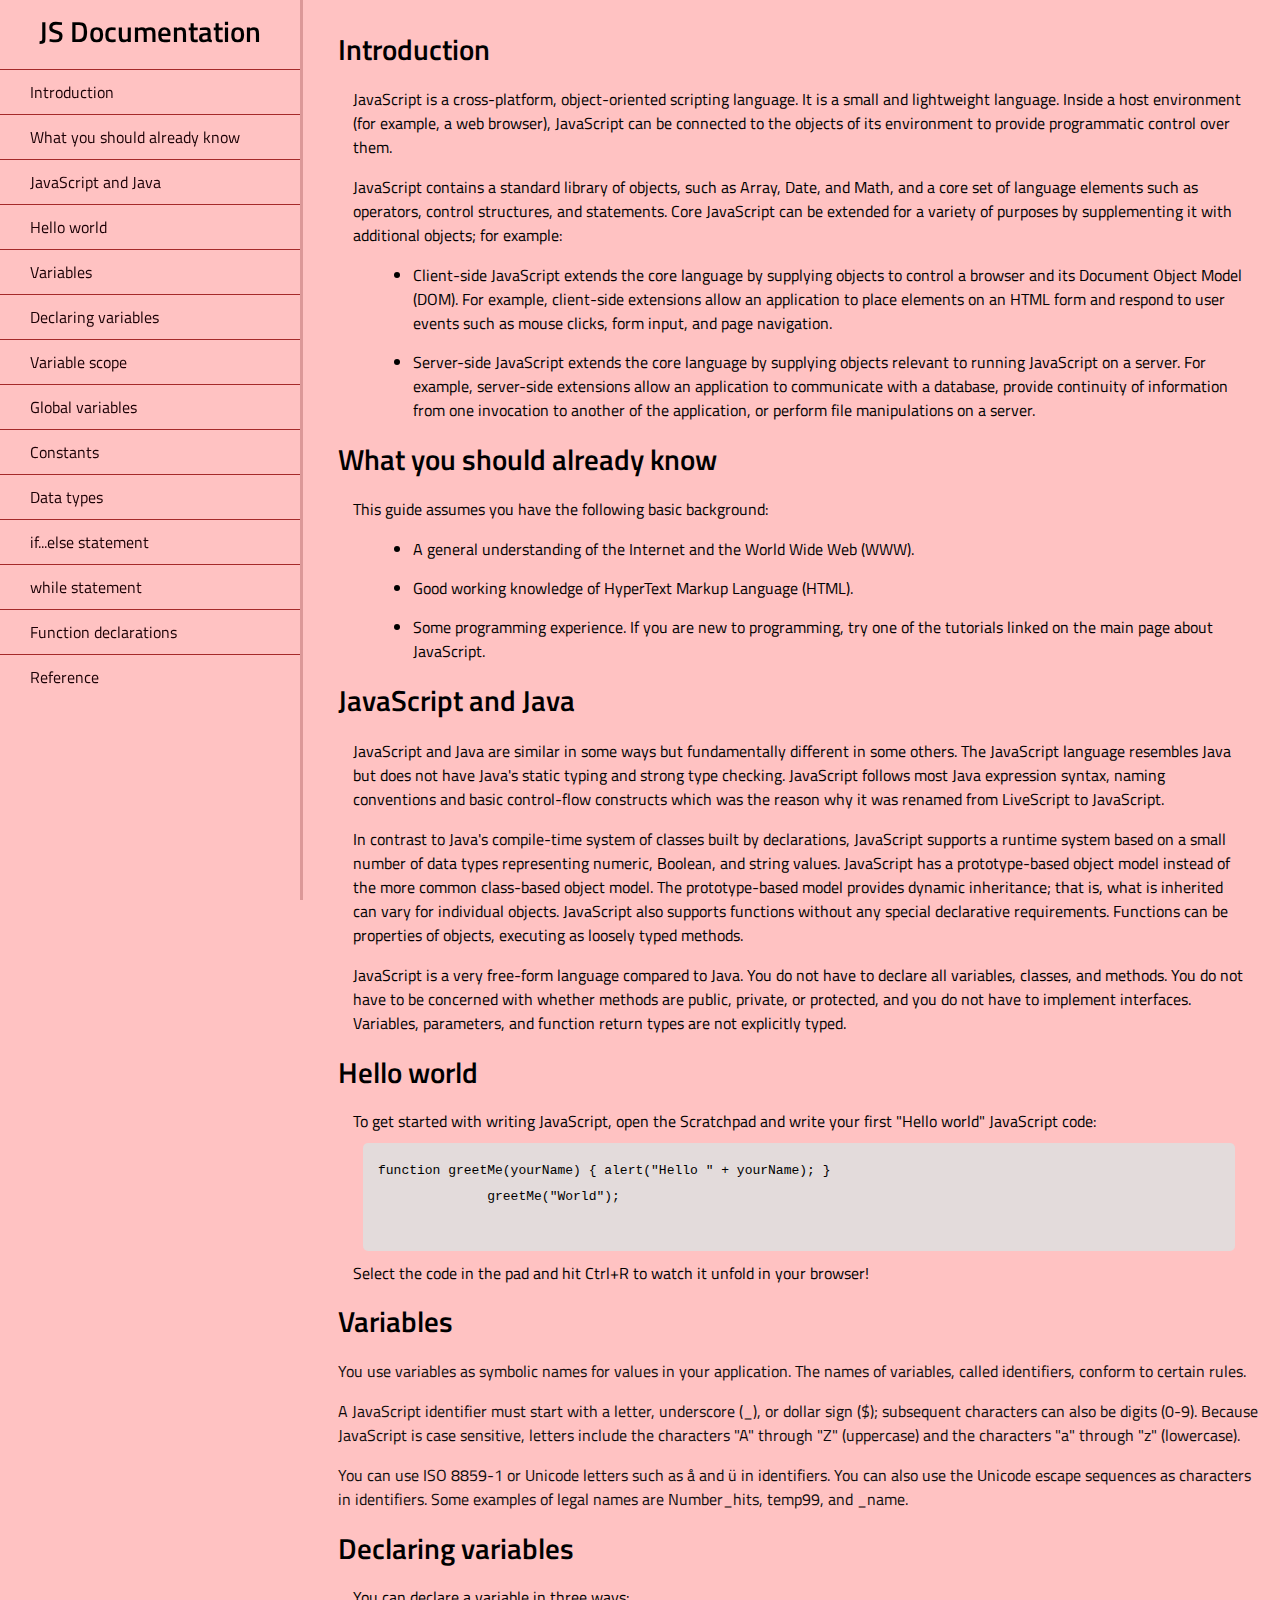
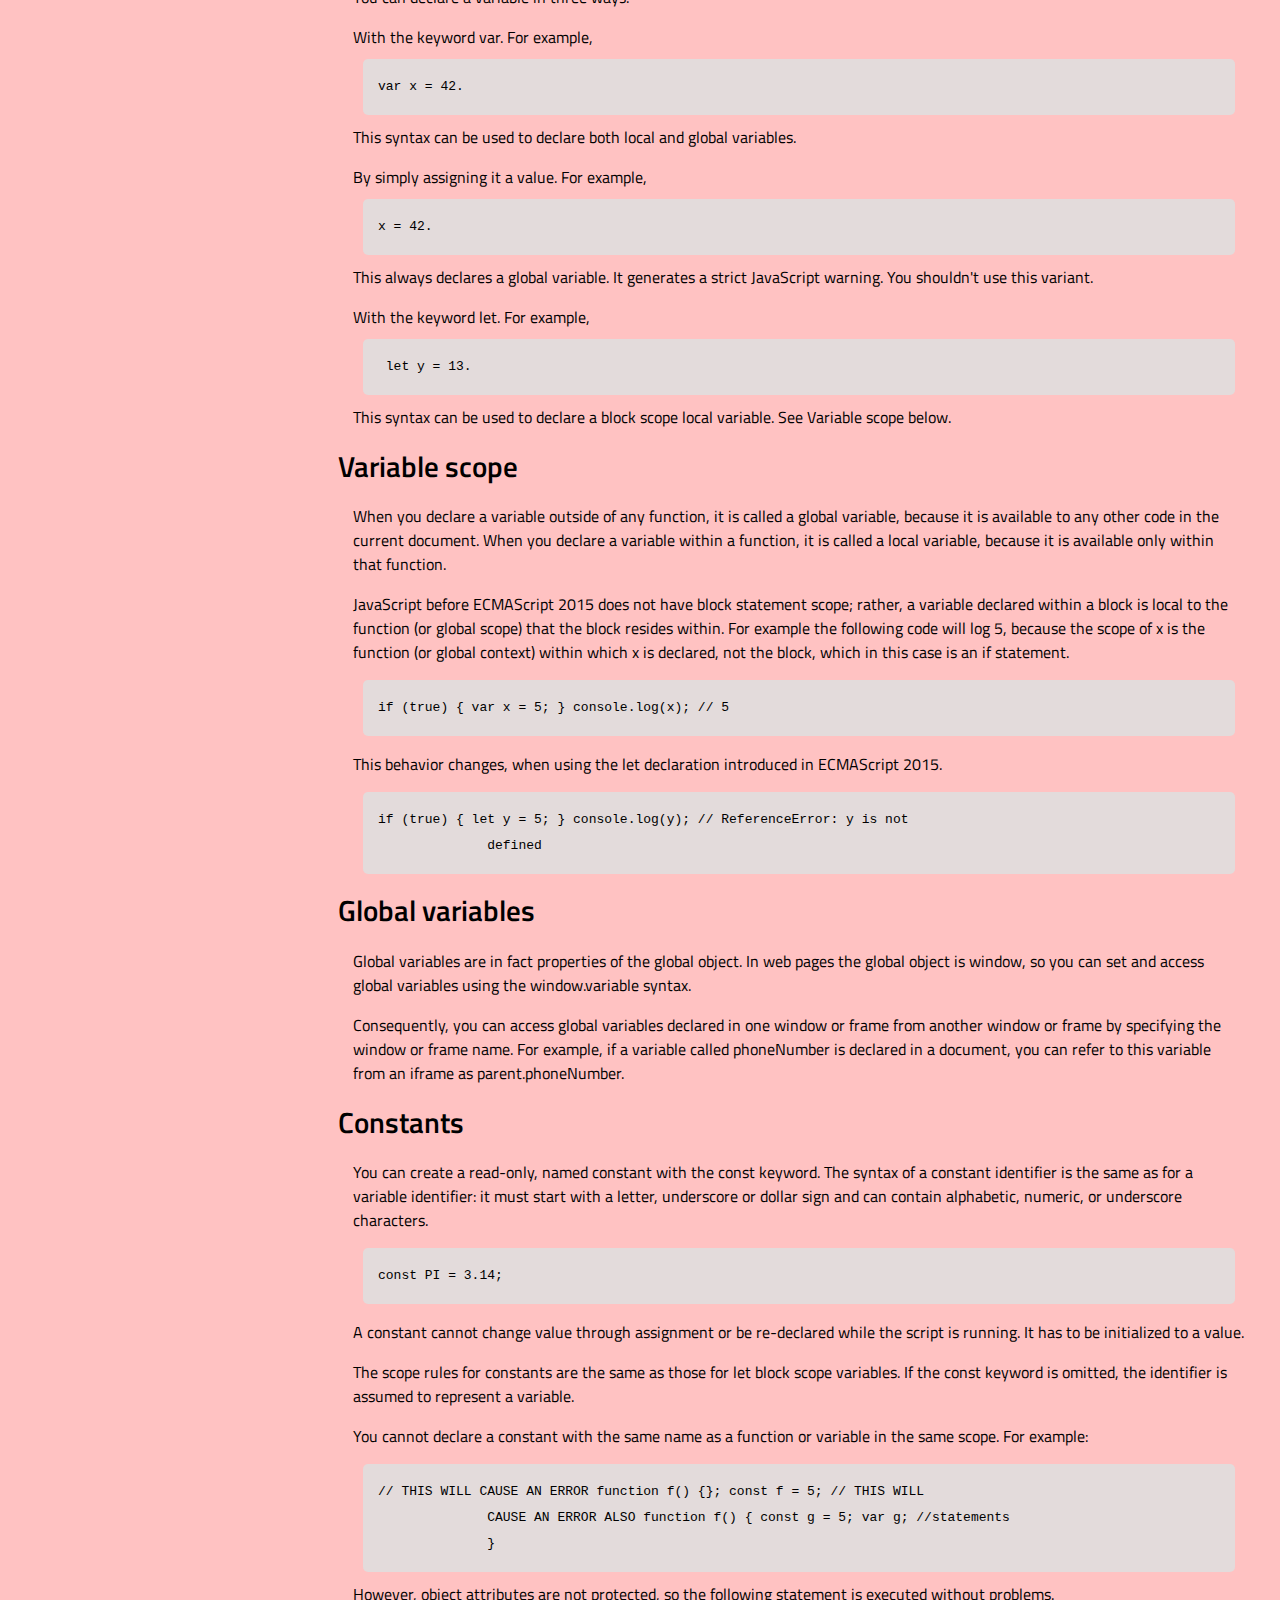
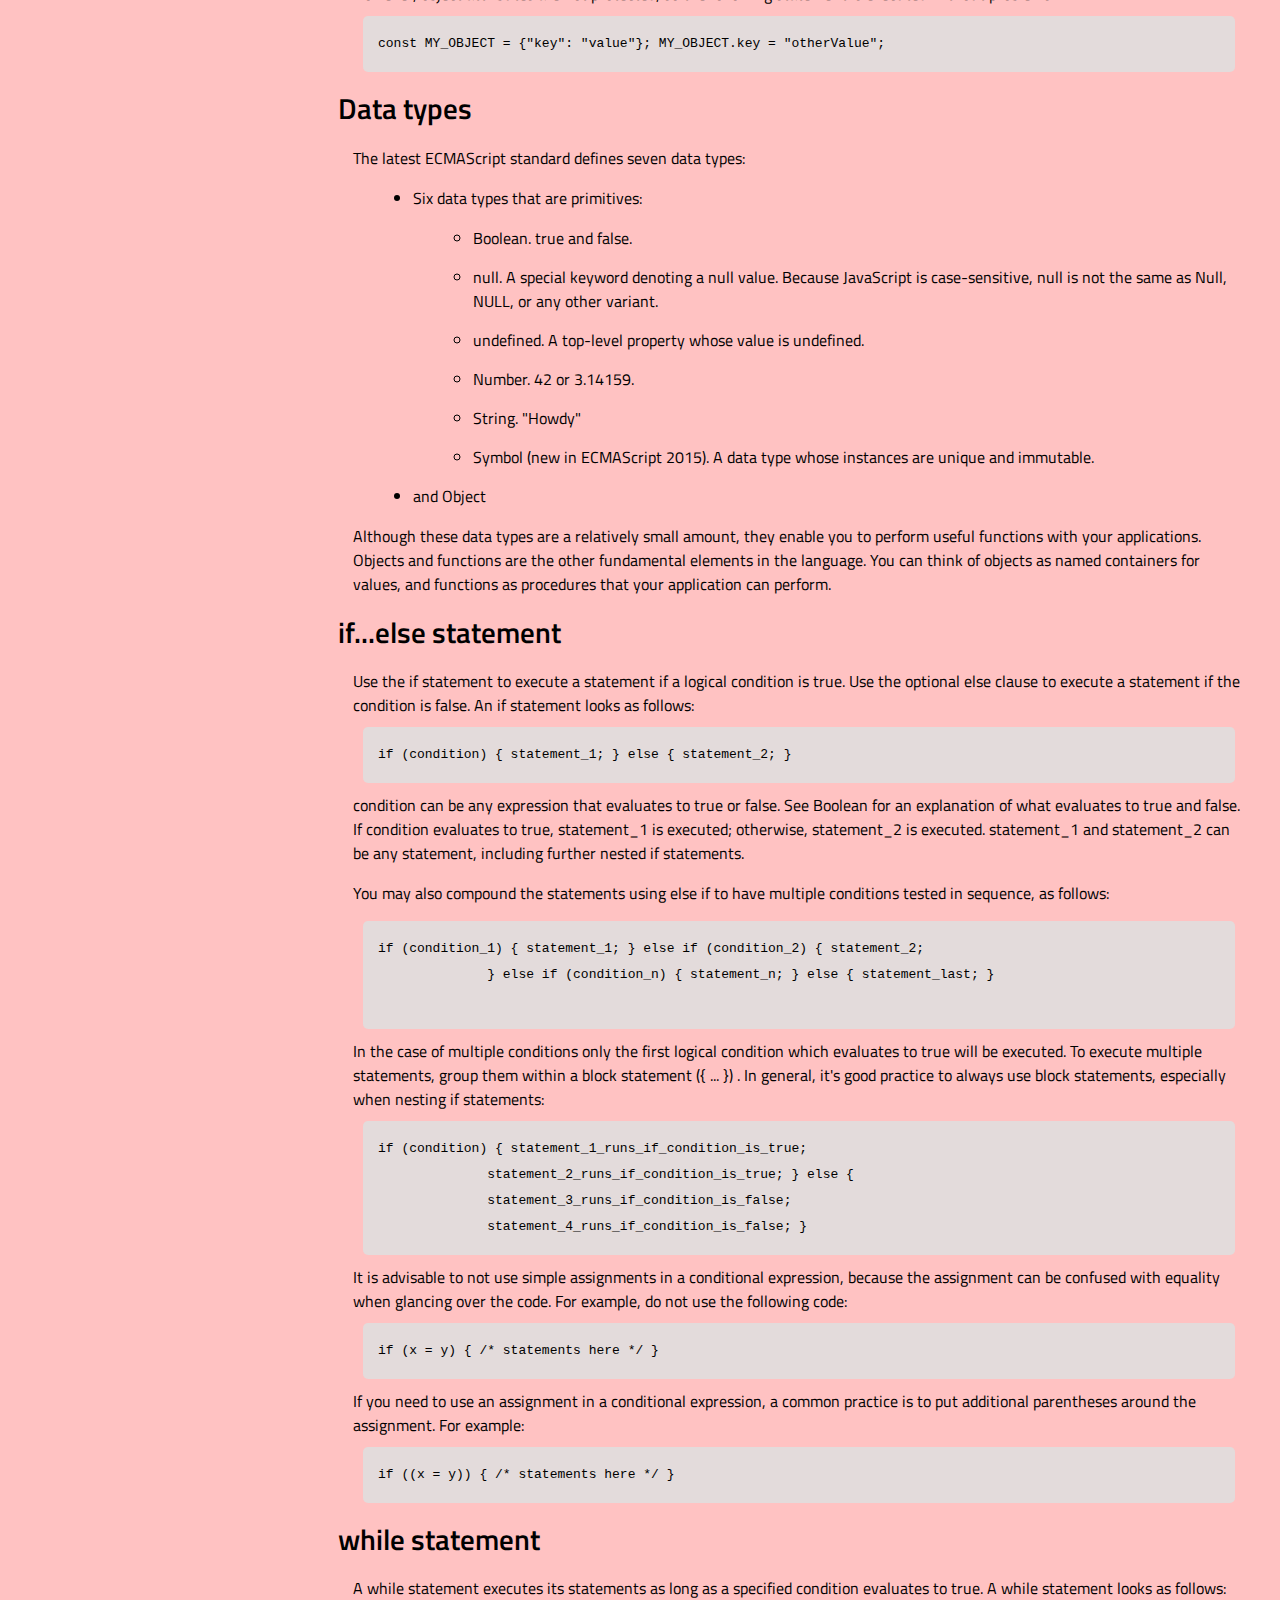
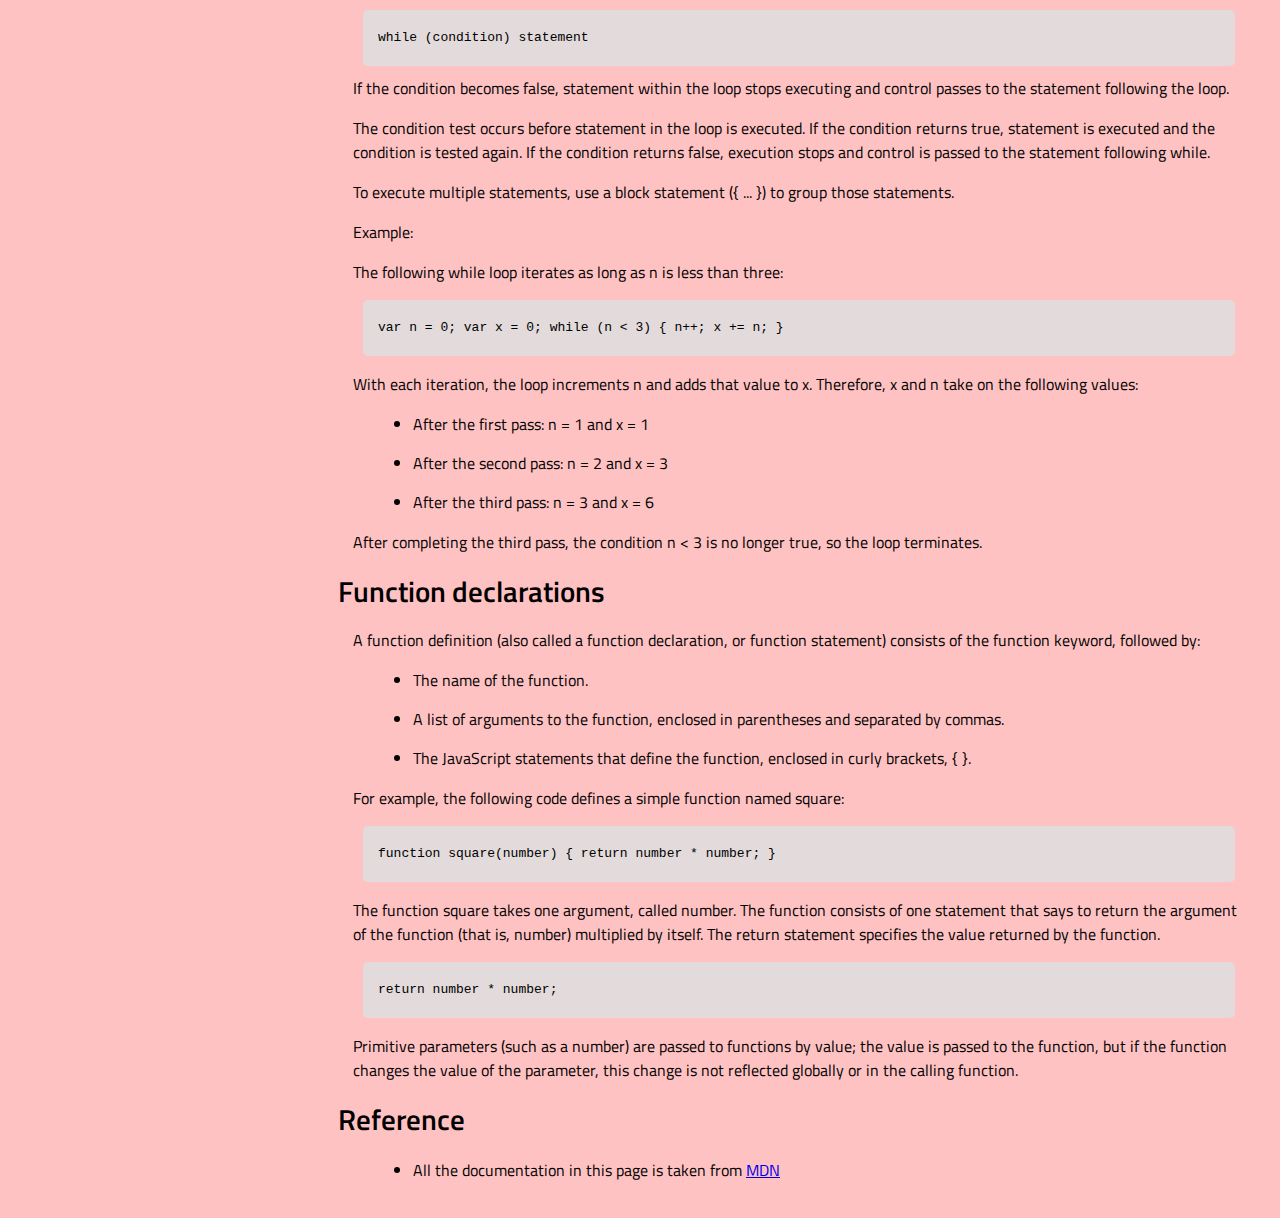
<file: Documentation Page/index.html>
<!DOCTYPE html>
<html lang="en">
<head>
    <meta charset="UTF-8">
    <meta name="viewport" content="width=device-width, initial-scale=1.0">
    <title>Javascript Documents</title>
    <link rel="stylesheet" href="style.css">
    <link href="https://fonts.googleapis.com/css2?family=Titillium+Web:wght@300&display=swap" rel="stylesheet"> 
</head>
<body>
    <nav id="navbar">
        <header>JS Documentation</header>
        <ul>
          <li><a class="nav-link" href="#Introduction">Introduction</a></li>
          <li>
            <a class="nav-link" href="#What_you_should_already_know"
              >What you should already know</a
            >
          </li>
          <li>
            <a class="nav-link" href="#JavaScript_and_Java">JavaScript and Java</a>
          </li>
          <li><a class="nav-link" href="#Hello_world">Hello world</a></li>
          <li><a class="nav-link" href="#Variables">Variables</a></li>
          <li>
            <a class="nav-link" href="#Declaring_variables">Declaring variables</a>
          </li>
          <li><a class="nav-link" href="#Variable_scope">Variable scope</a></li>
          <li><a class="nav-link" href="#Global_variables">Global variables</a></li>
          <li><a class="nav-link" href="#Constants">Constants</a></li>
          <li><a class="nav-link" href="#Data_types">Data types</a></li>
          <li>
            <a class="nav-link" href="#if...else_statement">if...else statement</a>
          </li>
          <li><a class="nav-link" href="#while_statement">while statement</a></li>
          <li>
            <a class="nav-link" href="#Function_declarations"
              >Function declarations</a
            >
          </li>
          <li><a class="nav-link" href="#Reference">Reference</a></li>
        </ul>
      </nav>
      <main id="main-doc">
        <section class="main-section" id="Introduction">
          <header>Introduction</header>
          <article>
            <p>
              JavaScript is a cross-platform, object-oriented scripting language. It
              is a small and lightweight language. Inside a host environment (for
              example, a web browser), JavaScript can be connected to the objects of
              its environment to provide programmatic control over them.
            </p>
      
            <p>
              JavaScript contains a standard library of objects, such as Array, Date,
              and Math, and a core set of language elements such as operators, control
              structures, and statements. Core JavaScript can be extended for a
              variety of purposes by supplementing it with additional objects; for
              example:
            </p>
            <ul>
              <li>
                Client-side JavaScript extends the core language by supplying objects
                to control a browser and its Document Object Model (DOM). For example,
                client-side extensions allow an application to place elements on an
                HTML form and respond to user events such as mouse clicks, form input,
                and page navigation.
              </li>
              <li>
                Server-side JavaScript extends the core language by supplying objects
                relevant to running JavaScript on a server. For example, server-side
                extensions allow an application to communicate with a database,
                provide continuity of information from one invocation to another of
                the application, or perform file manipulations on a server.
              </li>
            </ul>
          </article>
        </section>
        <section class="main-section" id="What_you_should_already_know">
          <header>What you should already know</header>
          <article>
            <p>This guide assumes you have the following basic background:</p>
      
            <ul>
              <li>
                A general understanding of the Internet and the World Wide Web (WWW).
              </li>
              <li>Good working knowledge of HyperText Markup Language (HTML).</li>
              <li>
                Some programming experience. If you are new to programming, try one of
                the tutorials linked on the main page about JavaScript.
              </li>
            </ul>
          </article>
        </section>
        <section class="main-section" id="JavaScript_and_Java">
          <header>JavaScript and Java</header>
          <article>
            <p>
              JavaScript and Java are similar in some ways but fundamentally different
              in some others. The JavaScript language resembles Java but does not have
              Java's static typing and strong type checking. JavaScript follows most
              Java expression syntax, naming conventions and basic control-flow
              constructs which was the reason why it was renamed from LiveScript to
              JavaScript.
            </p>
      
            <p>
              In contrast to Java's compile-time system of classes built by
              declarations, JavaScript supports a runtime system based on a small
              number of data types representing numeric, Boolean, and string values.
              JavaScript has a prototype-based object model instead of the more common
              class-based object model. The prototype-based model provides dynamic
              inheritance; that is, what is inherited can vary for individual objects.
              JavaScript also supports functions without any special declarative
              requirements. Functions can be properties of objects, executing as
              loosely typed methods.
            </p>
            <p>
              JavaScript is a very free-form language compared to Java. You do not
              have to declare all variables, classes, and methods. You do not have to
              be concerned with whether methods are public, private, or protected, and
              you do not have to implement interfaces. Variables, parameters, and
              function return types are not explicitly typed.
            </p>
          </article>
        </section>
        <section class="main-section" id="Hello_world">
          <header>Hello world</header>
          <article>
            To get started with writing JavaScript, open the Scratchpad and write your
            first "Hello world" JavaScript code:
            <code
              >function greetMe(yourName) { alert("Hello " + yourName); }
              greetMe("World");
            </code>
      
            Select the code in the pad and hit Ctrl+R to watch it unfold in your
            browser!
          </article>
        </section>
        <section class="main-section" id="Variables">
          <header>Variables</header>
          <p>
            You use variables as symbolic names for values in your application. The
            names of variables, called identifiers, conform to certain rules.
          </p>
          <p>
            A JavaScript identifier must start with a letter, underscore (_), or
            dollar sign ($); subsequent characters can also be digits (0-9). Because
            JavaScript is case sensitive, letters include the characters "A" through
            "Z" (uppercase) and the characters "a" through "z" (lowercase).
          </p>
          <p>
            You can use ISO 8859-1 or Unicode letters such as å and ü in identifiers.
            You can also use the Unicode escape sequences as characters in
            identifiers. Some examples of legal names are Number_hits, temp99, and
            _name.
          </p>
        </section>
        <section class="main-section" id="Declaring_variables">
          <header>Declaring variables</header>
          <article>
            You can declare a variable in three ways:
            <p>
              With the keyword var. For example, <code>var x = 42.</code> This syntax
              can be used to declare both local and global variables.
            </p>
            <p>
              By simply assigning it a value. For example, <code>x = 42.</code> This
              always declares a global variable. It generates a strict JavaScript
              warning. You shouldn't use this variant.
            </p>
            <p>
              With the keyword let. For example,<code> let y = 13.</code> This syntax
              can be used to declare a block scope local variable. See Variable scope
              below.
            </p>
          </article>
        </section>
        <section class="main-section" id="Variable_scope">
          <header>Variable scope</header>
          <article>
            <p>
              When you declare a variable outside of any function, it is called a
              global variable, because it is available to any other code in the
              current document. When you declare a variable within a function, it is
              called a local variable, because it is available only within that
              function.
            </p>
      
            <p>
              JavaScript before ECMAScript 2015 does not have block statement scope;
              rather, a variable declared within a block is local to the function (or
              global scope) that the block resides within. For example the following
              code will log 5, because the scope of x is the function (or global
              context) within which x is declared, not the block, which in this case
              is an if statement.
            </p>
            <code>if (true) { var x = 5; } console.log(x); // 5</code>
            <p>
              This behavior changes, when using the let declaration introduced in
              ECMAScript 2015.
            </p>
      
            <code
              >if (true) { let y = 5; } console.log(y); // ReferenceError: y is not
              defined</code
            >
          </article>
        </section>
        <section class="main-section" id="Global_variables">
          <header>Global variables</header>
          <article>
            <p>
              Global variables are in fact properties of the global object. In web
              pages the global object is window, so you can set and access global
              variables using the window.variable syntax.
            </p>
      
            <p>
              Consequently, you can access global variables declared in one window or
              frame from another window or frame by specifying the window or frame
              name. For example, if a variable called phoneNumber is declared in a
              document, you can refer to this variable from an iframe as
              parent.phoneNumber.
            </p>
          </article>
        </section>
        <section class="main-section" id="Constants">
          <header>Constants</header>
          <article>
            <p>
              You can create a read-only, named constant with the const keyword. The
              syntax of a constant identifier is the same as for a variable
              identifier: it must start with a letter, underscore or dollar sign and
              can contain alphabetic, numeric, or underscore characters.
            </p>
      
            <code>const PI = 3.14;</code>
            <p>
              A constant cannot change value through assignment or be re-declared
              while the script is running. It has to be initialized to a value.
            </p>
      
            <p>
              The scope rules for constants are the same as those for let block scope
              variables. If the const keyword is omitted, the identifier is assumed to
              represent a variable.
            </p>
      
            <p>
              You cannot declare a constant with the same name as a function or
              variable in the same scope. For example:
            </p>
      
            <code
              >// THIS WILL CAUSE AN ERROR function f() {}; const f = 5; // THIS WILL
              CAUSE AN ERROR ALSO function f() { const g = 5; var g; //statements
              }</code
            >
            However, object attributes are not protected, so the following statement
            is executed without problems.
            <code
              >const MY_OBJECT = {"key": "value"}; MY_OBJECT.key = "otherValue";</code
            >
          </article>
        </section>
        <section class="main-section" id="Data_types">
          <header>Data types</header>
          <article>
            <p>The latest ECMAScript standard defines seven data types:</p>
            <ul>
              <li>
                <p>Six data types that are primitives:</p>
                <ul>
                  <li>Boolean. true and false.</li>
                  <li>
                    null. A special keyword denoting a null value. Because JavaScript
                    is case-sensitive, null is not the same as Null, NULL, or any
                    other variant.
                  </li>
                  <li>undefined. A top-level property whose value is undefined.</li>
                  <li>Number. 42 or 3.14159.</li>
                  <li>String. "Howdy"</li>
                  <li>
                    Symbol (new in ECMAScript 2015). A data type whose instances are
                    unique and immutable.
                  </li>
                </ul>
              </li>
      
              <li>and Object</li>
            </ul>
            Although these data types are a relatively small amount, they enable you
            to perform useful functions with your applications. Objects and functions
            are the other fundamental elements in the language. You can think of
            objects as named containers for values, and functions as procedures that
            your application can perform.
          </article>
        </section>
        <section class="main-section" id="if...else_statement">
          <header>if...else statement</header>
          <article>
            Use the if statement to execute a statement if a logical condition is
            true. Use the optional else clause to execute a statement if the condition
            is false. An if statement looks as follows:
      
            <code>if (condition) { statement_1; } else { statement_2; }</code>
            condition can be any expression that evaluates to true or false. See
            Boolean for an explanation of what evaluates to true and false. If
            condition evaluates to true, statement_1 is executed; otherwise,
            statement_2 is executed. statement_1 and statement_2 can be any statement,
            including further nested if statements.
            <p>
              You may also compound the statements using else if to have multiple
              conditions tested in sequence, as follows:
            </p>
            <code
              >if (condition_1) { statement_1; } else if (condition_2) { statement_2;
              } else if (condition_n) { statement_n; } else { statement_last; }
            </code>
            In the case of multiple conditions only the first logical condition which
            evaluates to true will be executed. To execute multiple statements, group
            them within a block statement ({ ... }) . In general, it's good practice
            to always use block statements, especially when nesting if statements:
      
            <code
              >if (condition) { statement_1_runs_if_condition_is_true;
              statement_2_runs_if_condition_is_true; } else {
              statement_3_runs_if_condition_is_false;
              statement_4_runs_if_condition_is_false; }</code
            >
            It is advisable to not use simple assignments in a conditional expression,
            because the assignment can be confused with equality when glancing over
            the code. For example, do not use the following code:
            <code>if (x = y) { /* statements here */ }</code> If you need to use an
            assignment in a conditional expression, a common practice is to put
            additional parentheses around the assignment. For example:
      
            <code>if ((x = y)) { /* statements here */ }</code>
          </article>
        </section>
        <section class="main-section" id="while_statement">
          <header>while statement</header>
          <article>
            A while statement executes its statements as long as a specified condition
            evaluates to true. A while statement looks as follows:
      
            <code>while (condition) statement</code> If the condition becomes false,
            statement within the loop stops executing and control passes to the
            statement following the loop.
      
            <p>
              The condition test occurs before statement in the loop is executed. If
              the condition returns true, statement is executed and the condition is
              tested again. If the condition returns false, execution stops and
              control is passed to the statement following while.
            </p>
      
            <p>
              To execute multiple statements, use a block statement ({ ... }) to group
              those statements.
            </p>
      
            Example:
      
            <p>The following while loop iterates as long as n is less than three:</p>
      
            <code>var n = 0; var x = 0; while (n &lt; 3) { n++; x += n; }</code>
            <p>
              With each iteration, the loop increments n and adds that value to x.
              Therefore, x and n take on the following values:
            </p>
      
            <ul>
              <li>After the first pass: n = 1 and x = 1</li>
              <li>After the second pass: n = 2 and x = 3</li>
              <li>After the third pass: n = 3 and x = 6</li>
            </ul>
            <p>
              After completing the third pass, the condition n &lt; 3 is no longer
              true, so the loop terminates.
            </p>
          </article>
        </section>
        <section class="main-section" id="Function_declarations">
          <header>Function declarations</header>
          <article>
            A function definition (also called a function declaration, or function
            statement) consists of the function keyword, followed by:
      
            <ul>
              <li>The name of the function.</li>
              <li>
                A list of arguments to the function, enclosed in parentheses and
                separated by commas.
              </li>
              <li>
                The JavaScript statements that define the function, enclosed in curly
                brackets, { }.
              </li>
            </ul>
            <p>
              For example, the following code defines a simple function named square:
            </p>
      
            <code>function square(number) { return number * number; }</code>
            <p>
              The function square takes one argument, called number. The function
              consists of one statement that says to return the argument of the
              function (that is, number) multiplied by itself. The return statement
              specifies the value returned by the function.
            </p>
            <code>return number * number;</code>
            <p>
              Primitive parameters (such as a number) are passed to functions by
              value; the value is passed to the function, but if the function changes
              the value of the parameter, this change is not reflected globally or in
              the calling function.
            </p>
          </article>
        </section>
        <section class="main-section" id="Reference">
          <header>Reference</header>
          <article>
            <ul>
              <li>
                All the documentation in this page is taken from
                <a
                  href="https://developer.mozilla.org/en-US/docs/Web/JavaScript/Guide"
                  target="_blank"
                  >MDN</a
                >
              </li>
            </ul>
          </article>
        </section>
      </main>
</body>
</html>
</file>
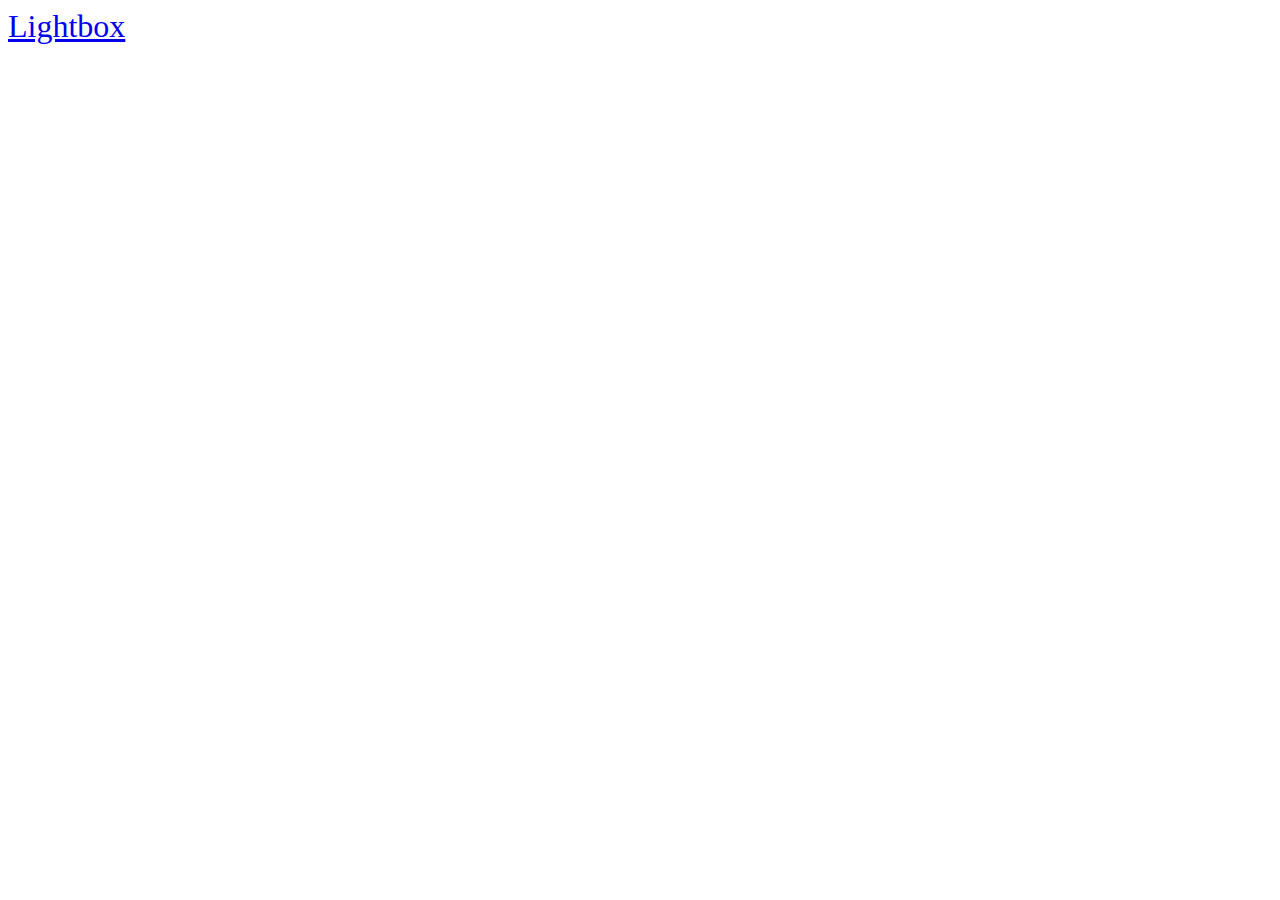
<file: lightbox/index.html>
<!DOCTYPE html>
<html lang="en">
<head>
    <meta charset="UTF-8">
    <meta name="viewport" content="width=device-width, initial-scale=1.0">
    <title>Lightbox</title>
    <link rel="stylesheet" href="style.css">
</head>
<body>
    <div  style="font-size: xx-large;">
        <a href="#lightbox">Lightbox</a>
    </div>
    <div id="lightbox">
        <a href="#">X &lt;=== Click Here To CLose </a>
        <p>Lightbox</p>
    </div>
</body>
</html>
</file>
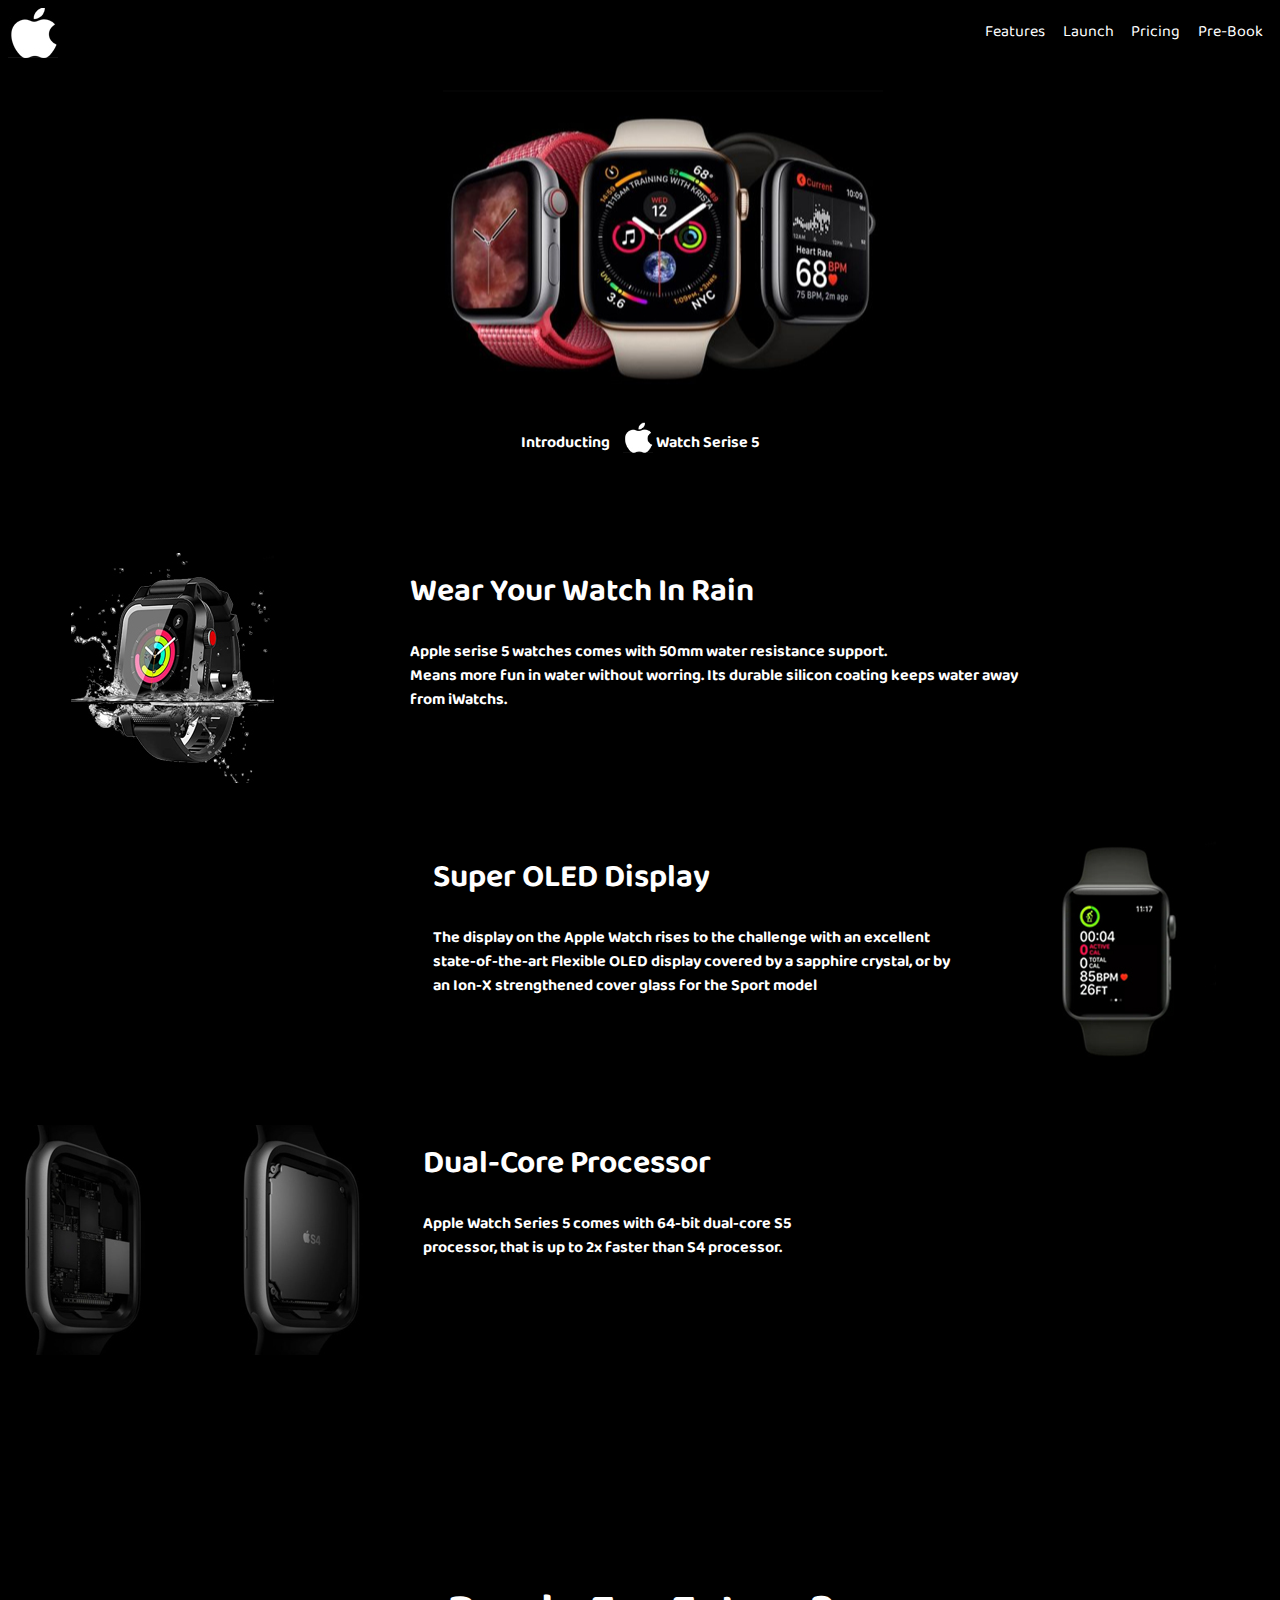
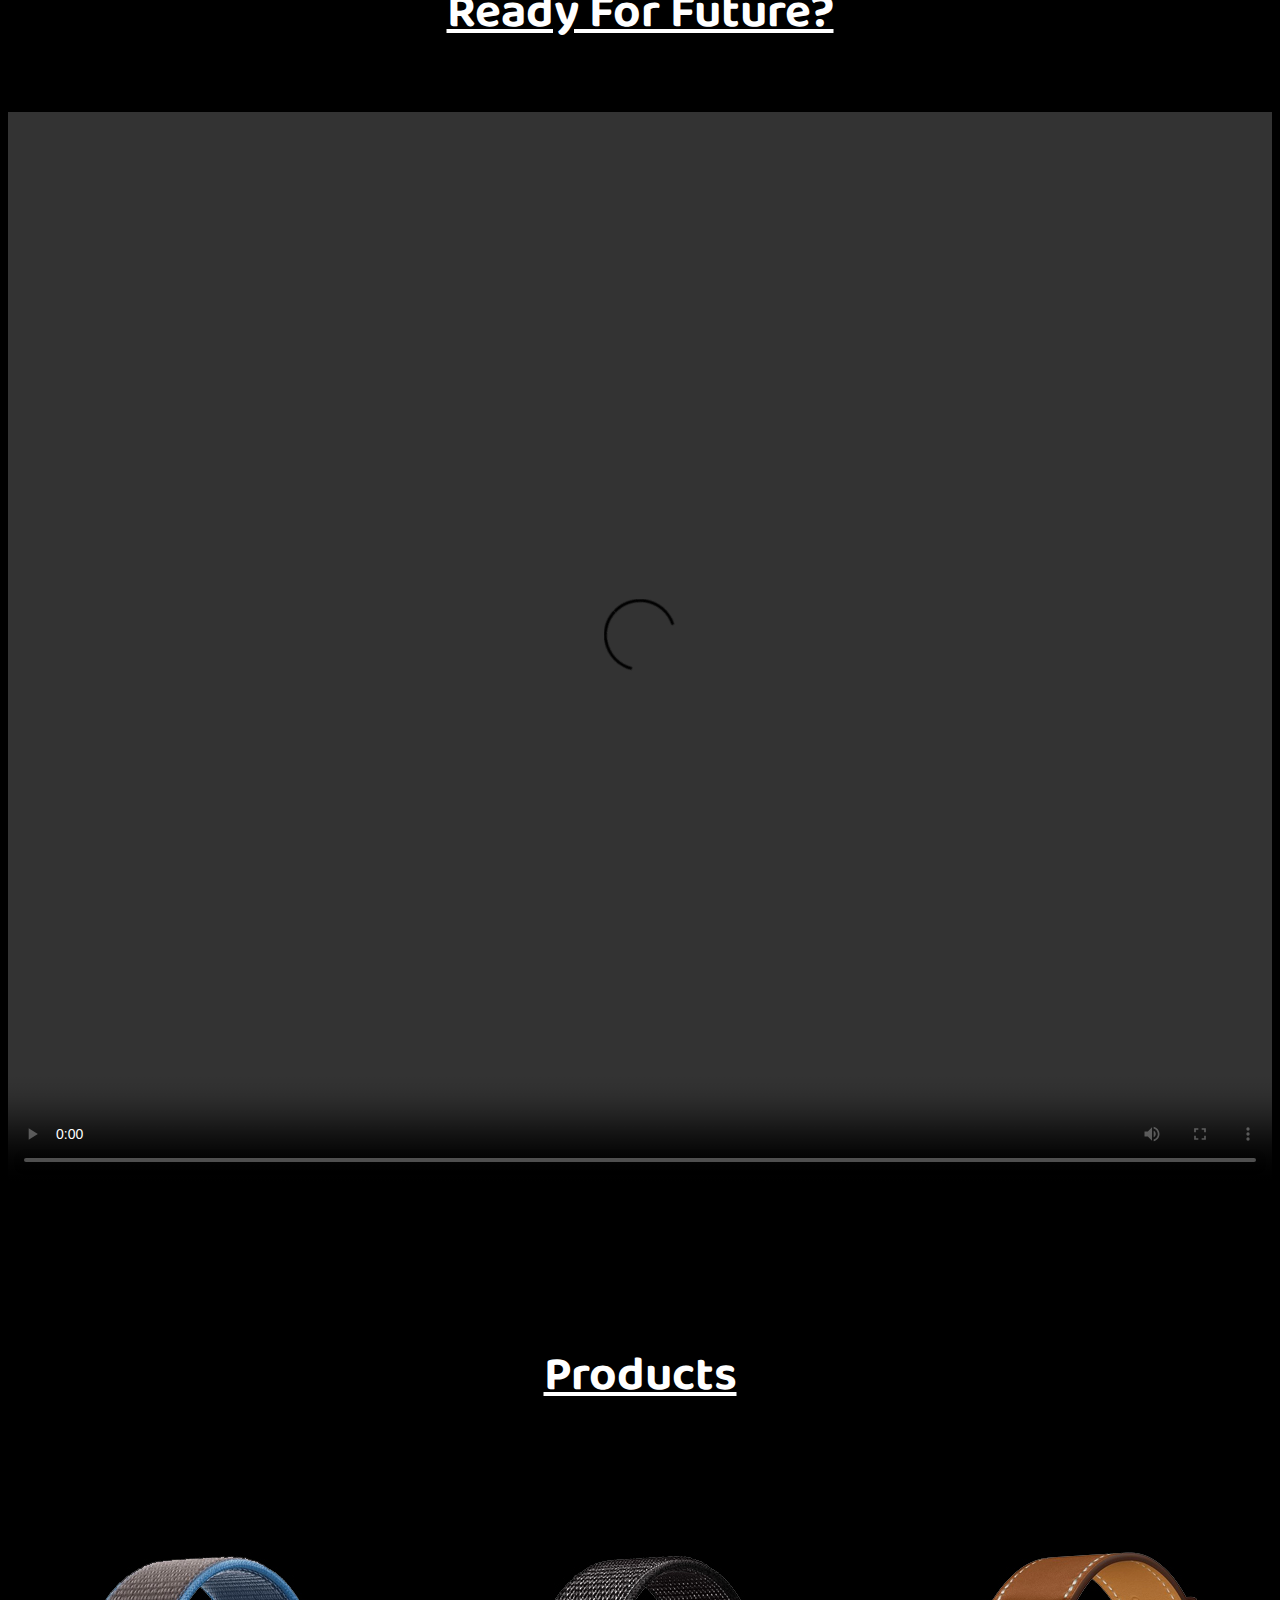
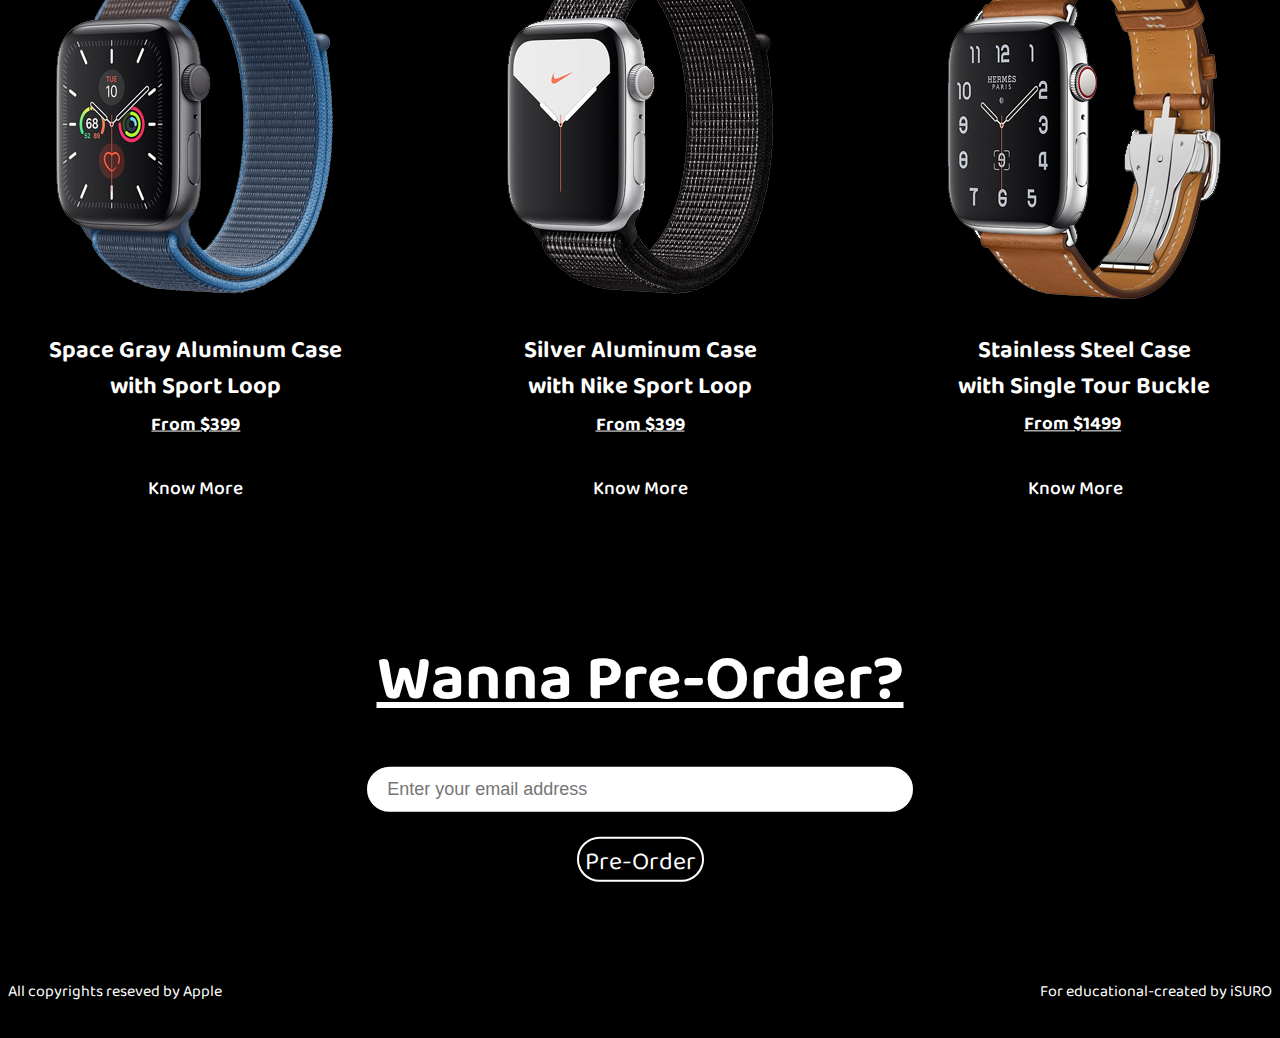
<file: Product Landing Page/index.html>
<!DOCTYPE html>
<html lang="en">
<head>
    <meta charset="UTF-8">
    <meta name="viewport" content="width=device-width, initial-scale=1.0">
    <title>Apple iwatch</title>
    <link rel="icon" href="favicon.jpg" type="image/gif" sizes="16x16"> 
    <link rel="stylesheet" type="text/css" href="style.css">
    <link href="https://fonts.googleapis.com/css2?family=Baloo+Tammudu+2&family=Heebo:wght@500&display=swap" rel="stylesheet">
</head>
<body>
<div id="page-wraper">
    <header id="header">
        <nav id="nav-bar">
            <ul>
            <li><a href="#email" class="nav-link">Pre-Book</a></li>
            <li><a href="#product-block" class="nav-link">Pricing</a></li>
            <li><a href="#video" class="nav-link">Launch</a></li>    
            <li><a href="#water-container" class="nav-link">Features</a></li>
            </ul>
        </nav>
        <a href="https://www.apple.com/watch/" target="_blank">
            <img id="header-img" src="icon.jpg" alt="apple logo">
        </a>
    </header>
    <div id="main-img">
        <img id="m-img" src="mainimg.jpg" alt="Apple watches">
    </div>
    <div class="intro">
        <h4>Introducting<img src="icon.jpg" alt="Apple" id="appiwatch"> Watch Serise 5 </h4>
    </div>
    
    <div id="water-container"> 
        <div class="waterbox-1">
            <img src="water.jpg" alt="iwatch waterproof">
        </div>
        <div class="waterbox-2">
            <h1>Wear Your Watch In Rain </h1>
            <h4>Apple serise 5 watches comes with 50mm water resistance support.
                <br>Means more fun in water without worring.
                Its durable silicon coating keeps water away from iWatchs. 
            </h4>
        </div>
        <div class="waterbox"></div>
    </div>

    <div id="display-container">
        <div class="display"></div>
        <div class="display-1">
            <h1>Super OLED Display</h1>
            <h4>The display on the Apple Watch rises to the challenge with an excellent state-of-the-art Flexible OLED display covered by a sapphire crystal, or by an Ion-X strengthened cover glass for the Sport model</h4>
        </div>
        <div class="display-2">
            <img src="display.jpg" alt="Amoled Display">
        </div>
    </div>

    <div id="process-container">
        <div class="process"></div>
        <div class="process-2">
            <h1>Dual-Core Processor</h1>
            <h4>Apple Watch Series 5 comes with 64-bit dual-core S5 processor, that is up to 2x faster than S4 processor.</h4>
        </div>
        <div class="process-1">
            <img src="processor.jpg" alt="processor">
        </div>
    </div>

    <section id="launch">
        <div id="headlaunch">
            <h1>Ready For Future?</h1>
        </div>
        <video id="video" width="768" height="650" controls>
            <source src="https://www.apple.com/105/media/us/apple-watch-series-5/2019/a3cf23d2_ce87_47f5_9668_f6c325b9bb65/films/reveal/aws5-reveal-tpl-cc-us-2019_1280x720h.mp4" type="video/mp4">
            <source src="https://www.apple.com/105/media/us/apple-watch-series-5/2019/a3cf23d2_ce87_47f5_9668_f6c325b9bb65/films/reveal/aws5-reveal-tpl-cc-us-2019_1280x720h.mp4" type="video/ogg">
         Your browser does not support the video tag.
        </video> 
    </section>
    <div id="product-block">
        <h1>Products</h1>
    </div>
    <div id="product-contain">
        <div class="grey">
            <a href="https://www.apple.com/shop/buy-watch/apple-watch?option.watch_cases=MWT52LL/A&option.watch_bands=MXMW2AM/A&preSelect=false&product=Z0YQ&step=detail" target="_blank"><img id="space" src="spacegrey.jpg" alt="space grey apple watch"></a>
            <div class="grey-note">
                <h2>Space Gray Aluminum Case <br> with Sport Loop</h2>
                <h3 id="threenine">From $399</h3>
                <button id="space-button"><a href="https://www.apple.com/shop/buy-watch/apple-watch?option.watch_cases=MWT52LL/A&option.watch_bands=MXMW2AM/A&preSelect=false&product=Z0YQ&step=detail" target="_blank">Know More</a></button>
            </div>
        </div>
        <div class="nikes">
            <a href="https://www.apple.com/shop/buy-watch/apple-watch?option.watch_cases=MWT62LL/A&option.watch_bands=MX812AM/A&preSelect=false&product=Z0YQ&step=detail" target="_blank"><img id="nike" src="nike.jpg" alt="nike apple watch"></a>
            <div class="nike-note">
                <h2>Silver Aluminum Case <br> with Nike Sport Loop</h2>
                <h3 id="three-nike">From $399</h3>
                <button id="nike-button"><a href="https://www.apple.com/shop/buy-watch/apple-watch?option.watch_cases=MWT62LL/A&option.watch_bands=MX812AM/A&preSelect=false&product=Z0YQ&step=detail" target="_blank">Know More</a></button>
            </div>
        </div>
        <div class="herm">
            <a href="https://www.apple.com/shop/buy-watch/apple-watch/44mm-cellular-silver-stainless-steel-fauvebarenia-single-tour-deployment-buckle-onesize" target="_blank"><img id="hermes" src="hermes.jpg" alt="hermes apple watch"></a>
            <div class="hermes-note">
                <h2 id="steel-case">Stainless Steel Case <br> with Single Tour Buckle</h2>
                <h3 id="forteen-nine">From $1499</h3>
                <button id="hermes-button"><a href="https://www.apple.com/shop/buy-watch/apple-watch/44mm-cellular-silver-stainless-steel-fauvebarenia-single-tour-deployment-buckle-onesize" target="_blank">Know More</a></button>
            </div>
        </div>
    </div>
    <section id="hero">
        <h1>Wanna Pre-Order?</h1>
        <form id="form" action="https://www.apple.com/watch/" target="_blank">
          <input
            name="email"
            id="email"
            type="email"
            placeholder="Enter your email address"
            required
          /><br>
          <input id="submit" type="submit" value="Pre-Order" class="btn" />
        </form>
      </section>
</div>  
<footer id="footer">
    <p class="foot1">All copyrights reseved by <a id="footlink" href="https://www.apple.com/" target="_blank">Apple</a></p>
    <p class="foot2">For educational-created by <a id="footlink" href="https://www.linkedin.com/in/surojit-manna" target="_blank">iSURO</a></p>
</footer>  
</body>
</html>
</file>
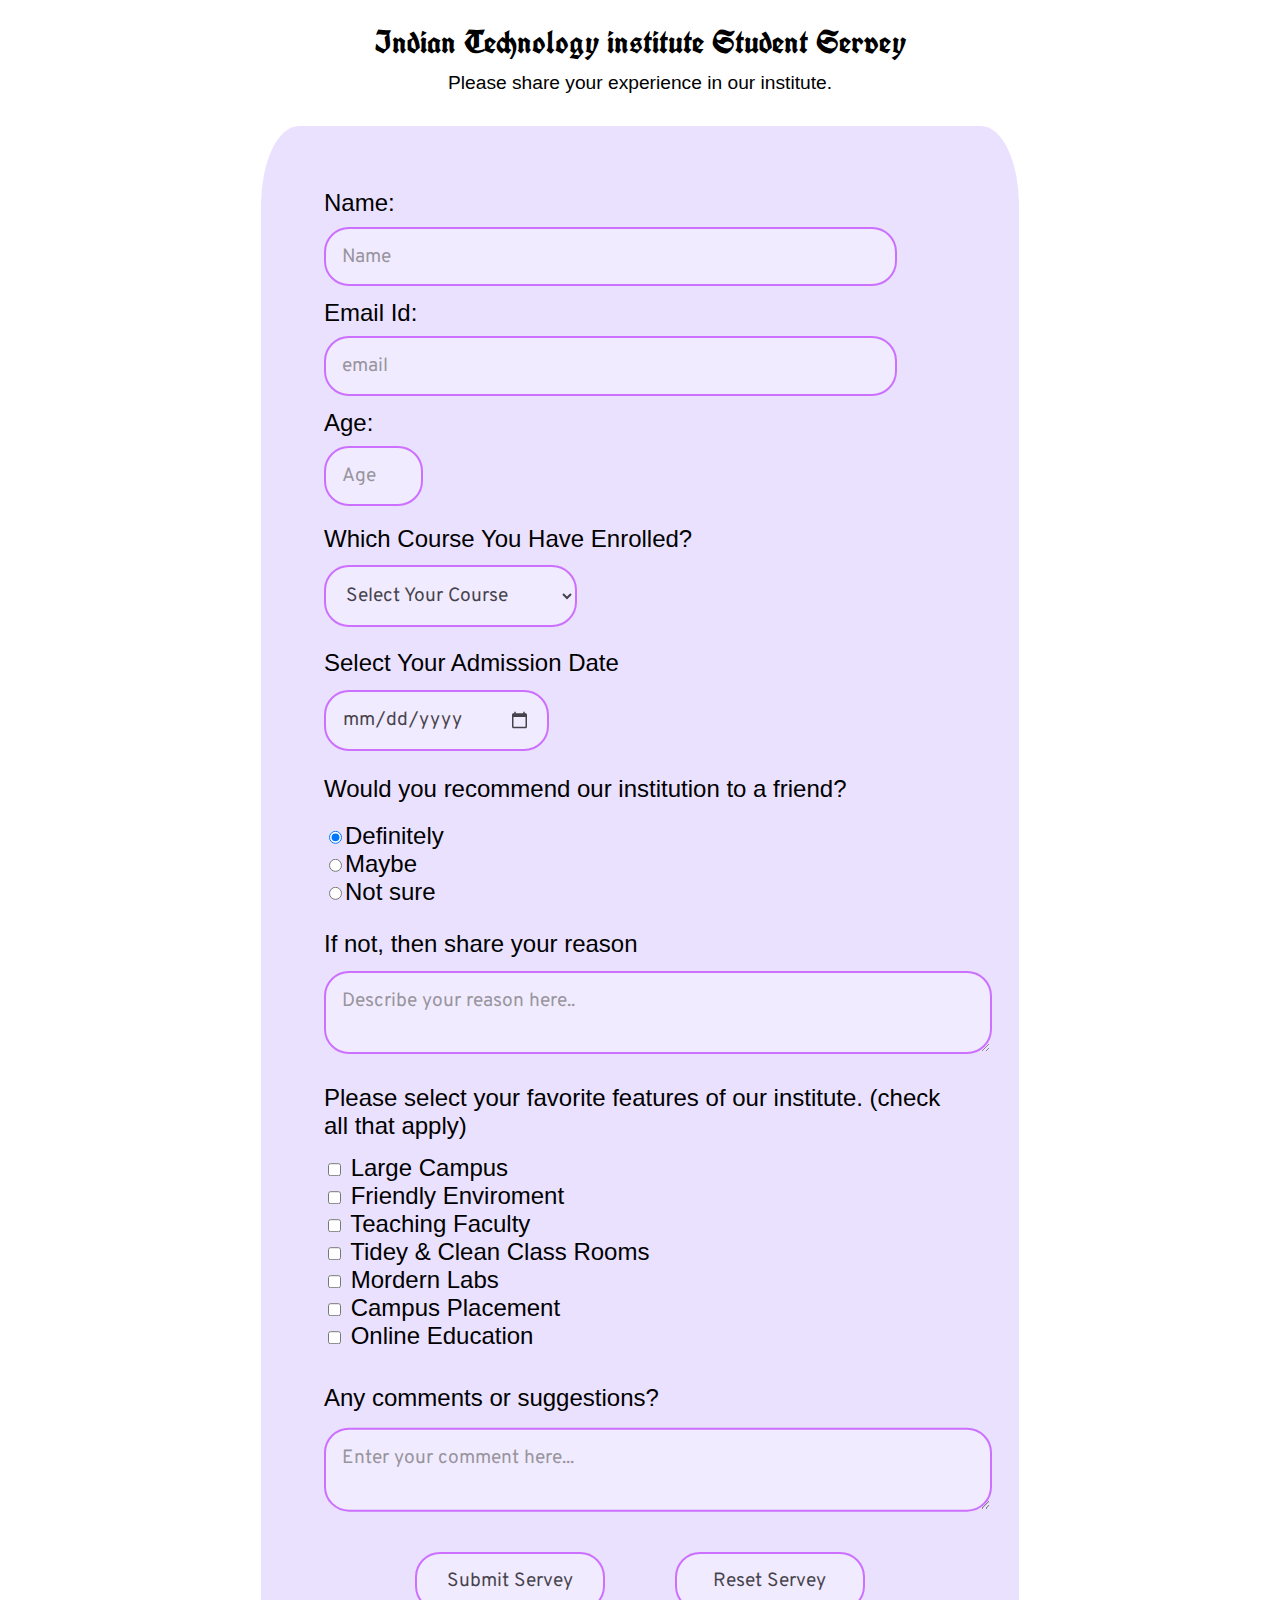
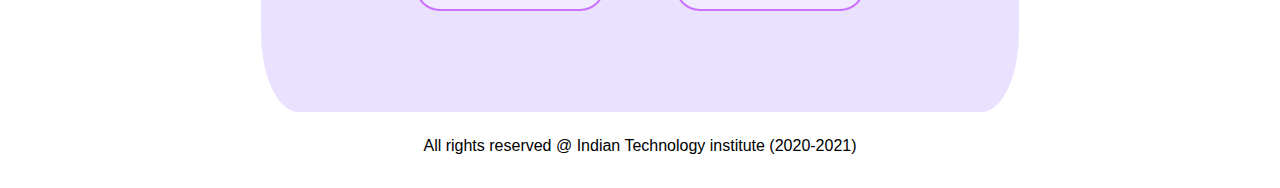
<file: Servey Form/index.html>
<!DOCTYPE html>
<html lang="en">
<head>
    <meta charset="UTF-8">
    <meta name="viewport" content="width=device-width, initial-scale=1.0">
    <title>Servey Form</title>
    <link rel="stylesheet" type="text/css" href="style.css">
    <link href="https://fonts.googleapis.com/css2?family=UnifrakturCook:wght@700&display=swap" rel="stylesheet">
    <script>
        function myFunction() 
        {
            var x = document.getElementById("month").min;
            document.getElementById("submit").innerHTML = x;
        }
    </script>
    <link href="https://fonts.googleapis.com/css2?family=Overpass&family=Ubuntu+Condensed&display=swap" rel="stylesheet"> 

</head>
<body>
<h1 id="title">Indian Technology institute Student Servey</h1>
<p id="description">Please share your experience in our institute.</p>
<form id="survey-form">

    <div id="nametype">
        <label id="name-label" for="name">Name:</label>
    </div>
    <div id="inputname">
        <input id="name" type="text" placeholder="Name" required>
    </div>

    <div id="emailtype">
        <label id="email-label" for="email">Email Id:</label>
    </div>
    <div id="inputemail">
        <input id="email" type="email" placeholder="email" required>
    </div>

    <div id="num">
        <label id="number-label" for="number">Age:</label>
    </div>
    <div id="inputnum">
        <input id="number" type="number" placeholder="Age" min="18" max="60" required>
    </div>

    <div id="dropdown">
        <div id="droplabel">
            <label for="course-dropdown">Which Course You Have Enrolled?</label>
        </div>
        <div>
            <select id="course-dropdown" name="course" required>
                <option value="select">Select Your Course</option>
                <option value="bca">BCA</option>
                <option value="bsc">BSC</option>
                <option value="bcom">BCOM</option>
                <option value="ba">BA</option>
                <option value="btech">BTECH</option>
                <option value="mca">MCA</option>
                <option value=msc">MSC</option>
                <option value="mcom">MCOM</option>
                <option value="ma">MA</option>
                <option value="mtech">MTECH</option>
            </select>
        </div>
    </div>

    <div class="year">
        <label for="month">Select Your Admission Date</label><br>
        <input id="month" type="date" min="1992-01-01" placeholder="Enter date" required>
    </div>

    <div id="form-group">
        <p>Would you recommend our institution to a friend?</p>
        <div id="recomend">
        <label>
          <input
            name="user-recommend"
            value="definitely"
            type="radio"
            class="input-radio"
            checked
          />Definitely</label><br>
        <label>
          <input
            name="user-recommend"
            value="maybe"
            type="radio"
            class="input-radio"
          />Maybe</label><br>
  
        <label>
            <input
            name="user-recommend"
            value="not-sure"
            type="radio"
            class="input-radio"
          />Not sure</label>
        </div>
    </div>

    <div id="comment">
        <lable for="reason" id="reasonlable">If not, then share your reason</lable>
        <br>
        <textarea
          id="reason"
          name="comments"
          placeholder="Describe your reason here.. "
        ></textarea>
    </div>

    <div id="check-box">
        <p>Please select your favorite features of our institute. (check all that apply)</p>
        <div id="features">
        <label>
           <input type="checkbox" name="features" value="campus" required> 
        Large Campus</label><br>
        <label>
            <input type="checkbox" name="features" value="enviroment"> 
        Friendly Enviroment</label><br>
        <label>
            <input type="checkbox" name="features" value="faculty"> 
        Teaching Faculty</label><br>
        <label>
            <input type="checkbox" name="features" value="clean"> 
        Tidey & Clean Class Rooms</label><br>
        <label>
            <input type="checkbox" name="features" value="lab"> 
        Mordern Labs</label><br>
        <label>
            <input type="checkbox" name="features" value="Placement"> 
        Campus Placement</label><br>
        <label>
            <input type="checkbox" name="features" value="online"> 
        Online Education</label><br>
        </div>
    </div>

    <div id="suggestion">
        <p>Any comments or suggestions?</p>
        <textarea
          id="comments"
          class="input-textarea"
          name="comment"
          placeholder="Enter your comment here..."
        ></textarea>
    </div>

    <div>
        <button id="submit" type="submit">Submit Servey</button>
        <button id="reset" type="reset">Reset Servey</button>
    </div> 

</form>
<footer id="foot">All rights reserved @ Indian Technology institute (2020-2021) </footer>
</body>
</html>
</file>
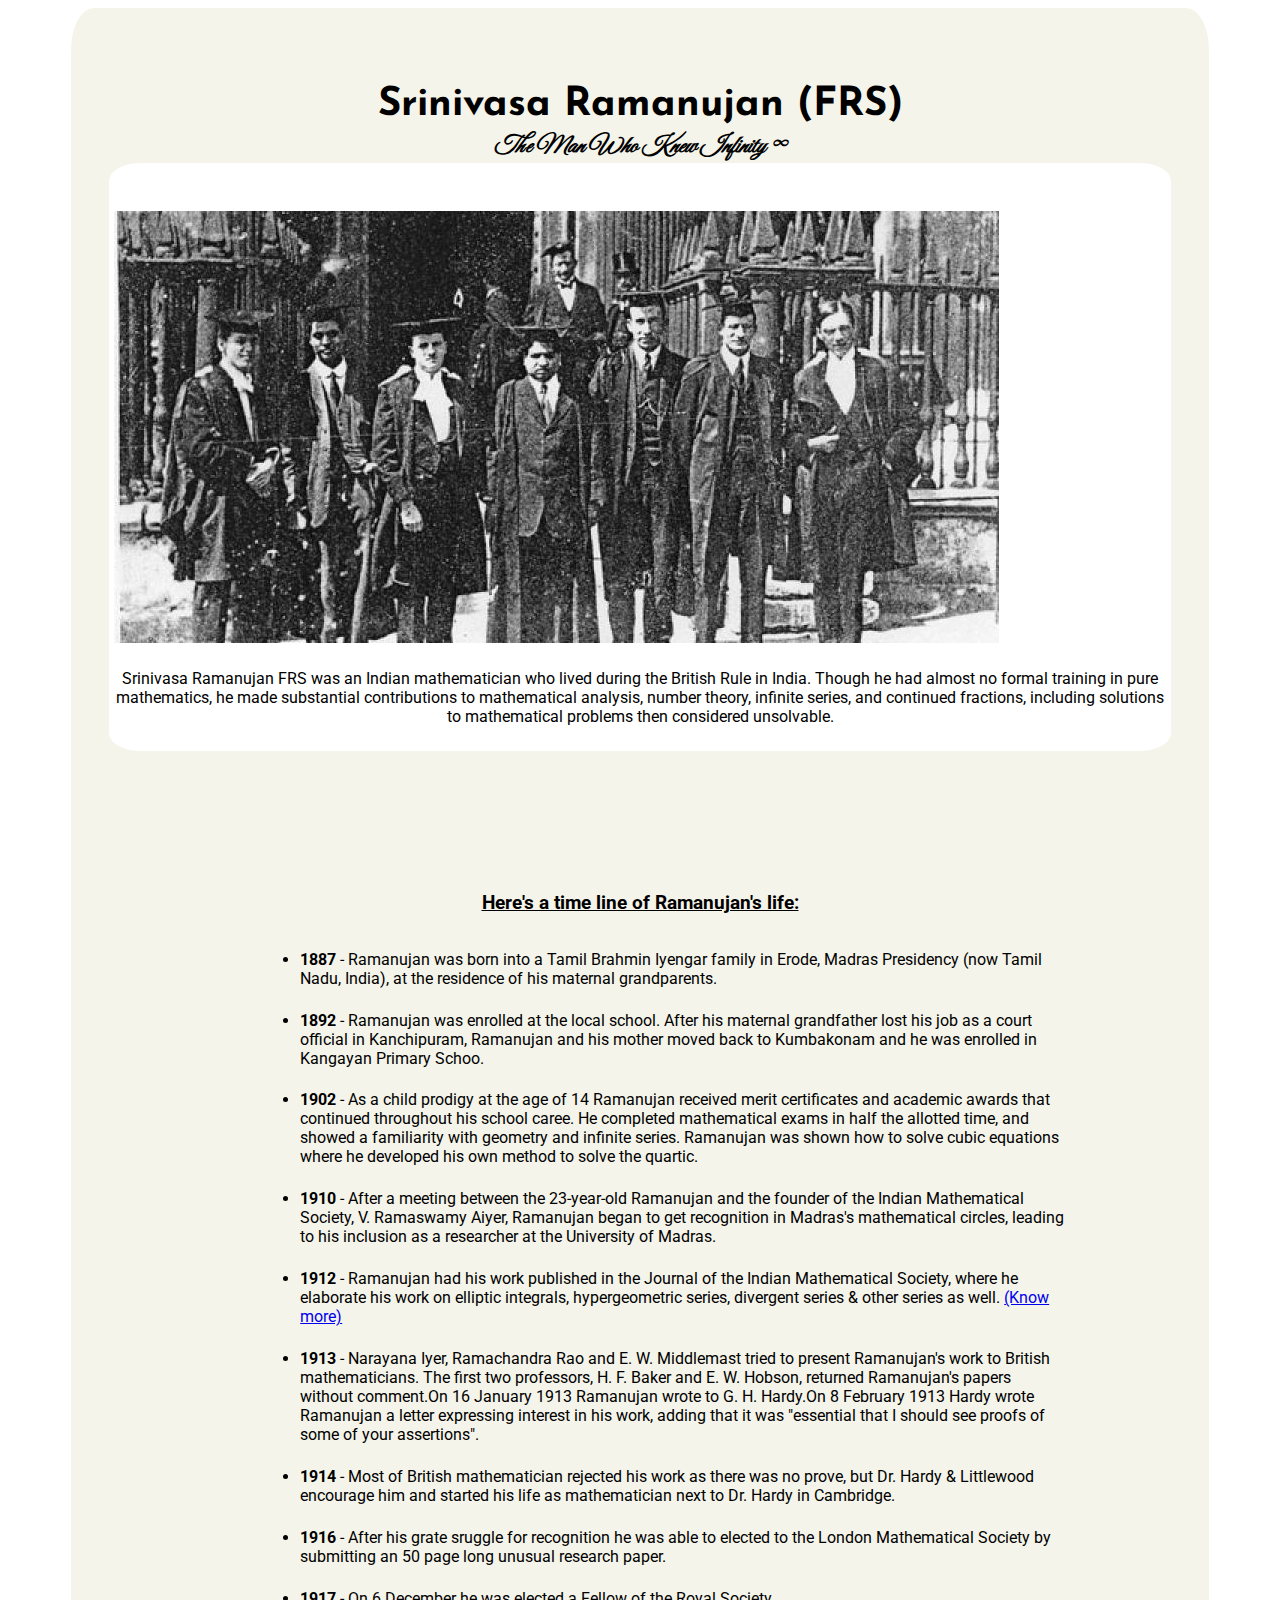
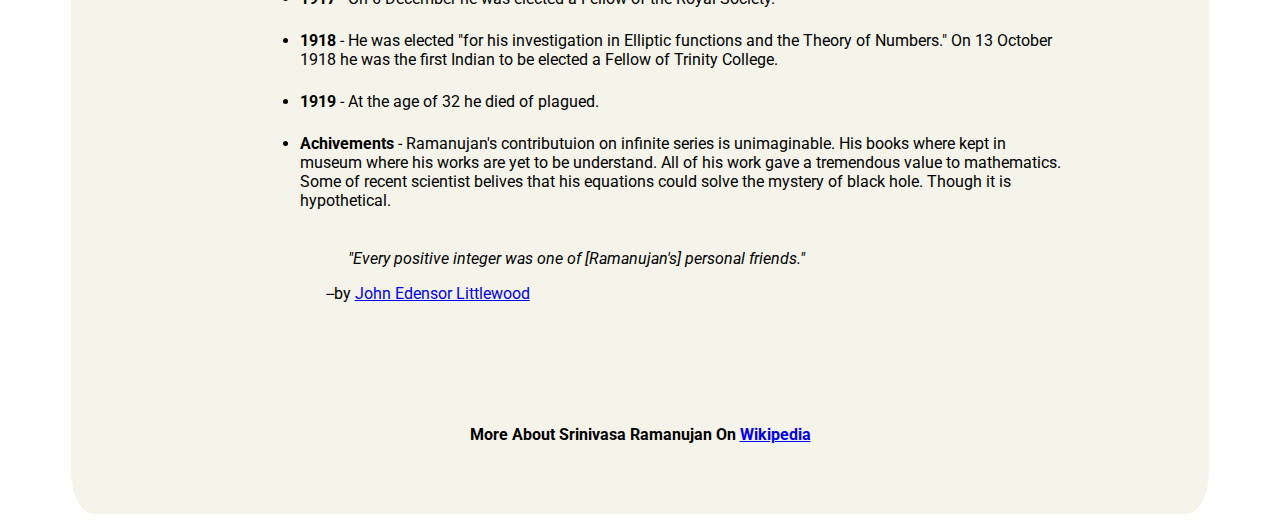
<file: Tribute Page/index.html>
<!DOCTYPE html>
<html lang="en">
<head>
    <meta charset="UTF-8">
    <meta name="viewport" content="width=device-width, initial-scale=1.0">
    <title>TRIBUTE PAGE</title>
    <link rel="stylesheet" type="text/css" href="style.css"> 
    <link href="https://fonts.googleapis.com/css2?family=Great+Vibes&family=Josefin+Sans&family=Roboto:wght@300&display=swap" rel="stylesheet"> 
</head>
<body>
    <div id="main">
        <h1 id="title">Srinivasa Ramanujan (FRS)</h1>
    <div class="header">
    <div id="img-div">
        <p id="img-caption"><em><strong> The Man Who Knew Infinity ∞ </strong></em></p>
        <img src="ramanujan.jpg" alt="Srinivasa Ramanujan Image" id="image">
    </div>
    <div id="tribute-info">
        <p>Srinivasa Ramanujan FRS was an Indian mathematician who lived during the British Rule in India. Though he had almost no formal training in pure mathematics, he made substantial contributions to mathematical
            analysis, number theory, infinite series, and continued fractions, including solutions to mathematical problems then considered unsolvable.
        </p>
    </div>
    </div>
    <div id="timeline">
        <h3><u>Here's a time line of Ramanujan's life:</u></h3>
        <ul id="list">
            <li><b>1887</b> - Ramanujan was born into a Tamil Brahmin Iyengar family in Erode, Madras Presidency (now Tamil Nadu, India),
                at the residence of his maternal grandparents.
            </li>
            <li><b>1892</b> - Ramanujan was enrolled at the local school. After his maternal grandfather lost his job as a court 
                official in Kanchipuram, Ramanujan and his mother moved back to Kumbakonam and he was enrolled in Kangayan Primary Schoo.
            </li>
            <li><b>1902</b> - As a child prodigy at the age of 14 Ramanujan  received merit certificates and academic awards that continued throughout his school caree.
                He completed mathematical exams in half the allotted time, and showed a familiarity with geometry and infinite series. Ramanujan was shown how to solve cubic equations where he developed his own method to solve the quartic.
            </li>
            <li><b>1910</b> - After a meeting between the 23-year-old Ramanujan and the founder of the Indian Mathematical Society, V. Ramaswamy Aiyer, Ramanujan began to get recognition in Madras's mathematical circles, leading to his
                 inclusion as a researcher at the University of Madras.
            </li>
            <li><b>1912</b> - Ramanujan had his work published in the Journal of the Indian Mathematical Society, where he elaborate his work on
                elliptic integrals, hypergeometric series, divergent series & other series as well. <a href="https://en.wikipedia.org/wiki/Srinivasa_Ramanujan#Pursuit_of_career_in_mathematics">(Know more)</a>
            </li>
            <li><b>1913</b> - Narayana Iyer, Ramachandra Rao and E. W. Middlemast tried to present Ramanujan's work to British mathematicians. 
                The first two professors, H. F. Baker and E. W. Hobson, returned Ramanujan's papers without comment.On 16 January 1913 Ramanujan wrote to G. H. Hardy.On 8 February 1913 Hardy wrote Ramanujan a letter expressing interest in his work, 
                adding that it was "essential that I should see proofs of some of your assertions".
            </li>
            <li><b>1914</b> - Most of British mathematician rejected his work as there was no prove, but Dr. Hardy & Littlewood encourage him and started his life as mathematician
                next to Dr. Hardy in Cambridge.
            </li>
            <li><b>1916</b> - After his grate sruggle for recognition he was able to  elected to the London Mathematical Society by submitting an 50 page long unusual research paper.
            </li>
            <li><b>1917</b> - On 6 December he was elected a Fellow of the Royal Society.
            </li>   
            <li><b>1918</b> -  He was elected "for his investigation in Elliptic functions and the Theory of Numbers." On 13 October 1918 he was the first Indian to be elected a Fellow of Trinity College.
            </li>
            <li><b>1919</b> - At the age of 32 he died of plagued.
            </li>
            <li><b>Achivements</b> - Ramanujan's contributuion on infinite series is unimaginable. His books where
                kept in museum where his works are yet to be understand. All of his work gave a tremendous value to 
                mathematics. Some of recent scientist belives that his equations could solve the mystery of black hole.
                Though it is hypothetical. 
            </li> 
            </ul>
            <p class="quote"><em>"Every positive integer was one of [Ramanujan's] personal friends."</em></p>
            <p class="q-name">--by <a href="https://en.wikipedia.org/wiki/John_Edensor_Littlewood">John Edensor Littlewood</a></p>
    </div>
    <footer><strong> More About Srinivasa Ramanujan On <a href="https://en.wikipedia.org/wiki/Srinivasa_Ramanujan" target="_blank" id="tribute-link">Wikipedia</a></strong></footer>
    </div>
</body>
</html>
</file>
<file: Documentation Page/style.css>
html,
body {
    min-width: 290px;
    color: rgb(14, 11, 11);
    background-color: rgb(255, 194, 194);
    font-family: 'Titillium Web', sans-serif;
    line-height: 1.5;
}
#navbar {
    position: fixed;
    min-width: 290px;
    top: 0px;
    left: 0px;
    width: 300px;
    height: 100%;
    border-right: solid;
    border-color: rgba(114, 25, 25, 0.247);
}
header {
    color: black;
    margin: 10px;
    text-align: center;
    font-size: 1.8em;
    font-weight: 600;   
}
#main-doc header{
    text-align: left;
    margin: 0px;
}
#navbar ul {
    height: 88%;
    padding: 0;
    overflow-y: auto;
    overflow-x: hidden;
}
#navbar li {
    color: brown;
    border-top: 1px solid;
    list-style: none;
    position: relative;
    width: 100%;
}
#navbar a{
    display: block;
    padding: 10px 30px;
    color: rgb(27, 0, 5) ;
    text-decoration: none;
    cursor: pointer;
}
#main-doc {
    position: absolute;
    margin-left: 310px;
    padding: 20px;
    margin-bottom: 110px;
}

section article {
    color: black;
    margin: 15px;
}

section li {
    margin: 15px 0px 0px 20px;
}

code {
    display: block;
    text-align: left;
    white-space: pre;
    position: relative;
    word-break: normal;
    word-wrap: normal;
    line-height: 2;
    background-color: #dfdfdfdc;
    padding: 15px;
    margin: 10px;
    border-radius: 5px;
}
@media only screen and (max-width: 815px) {
    /*For mobile phones:*/
    html,
    body  {
        background-color: white;
        color: black;
    }
    #navbar ul {
        border: 1px solid;
        height: 207px;
    }
    #navbar {
        background-color: white;
        position: absolute;
        top: 0;
        padding: 0;
        margin: 0;
        width: 100%;
        max-height: 275px;
        border: none;
        z-index: 1;
        border-bottom: 2px solid;
    }
    #main-doc {
        position: relative;
        margin-left: 0px;
        margin-top: 270px;
    }
    code {
        white-space: normal;
      }

}
@media only screen and (max-width: 400px) {
    html,
    body  {
        background-color: white;
        color: black;
    }

    #main-doc {
      margin-left: -10px;
    }
  
    code {
      margin-left: -20px;
      width: 100%;
      padding: 15px;
      padding-left: 10px;
      padding-right: 45px;
      min-width: 233px;
    }
  }
</file>
<file: Product Landing Page/style.css>
body{
    color: white;
    background-repeat: no-repeat;
    background-color: black;
    font-family: 'Baloo Tammudu 2', cursive;
}
#header{
    width: 100%;
    height: 50px;
    background-color: black;
}
ul{
    list-style-type: none;
    margin: 0;
    padding: 0;
}
.nav-link{
    color: white;
    text-decoration: none;
}
li{
    display: inline;
    padding: .7%;
    float: right;
    font-size: medium;
}
li a:hover{
    background-color: white;
    color: black;
    border-radius: 12px 0px 12px 0px;
    text-decoration: underline;
}
#main-img{
    text-align: center;
    transform: translateY(10%);
    
}
#m-img{
    max-width: 100%;
    height: auto;
    padding-left: 27%;
}
.intro{
    text-align: center;
    margin-top: 8%;
}
#appiwatch{
    width: 30px;
    height: 30px;
    padding-left: 1%;
    transform: translateY(20%);
}
.intro{
 transform: translateY(-140%);
}

#water-container{
    display: flex;
    margin-bottom: 3%;
}
.waterbox{
    border: 20px solid black;
    flex: 1;
}
.waterbox-1{
    flex: 1;
    padding: 0% 5% 0% 5%;
}
.waterbox-2{
    flex: 3;
    line-height: 1.5;
    padding: 0% 0% 0% 5.5%;
}

#display-container{
    display: flex;
    margin-bottom: 3%;
}
.display{
    flex: 1;
    border: 20px solid black;
}
.display-1{
    flex: 2;
    padding-left: 10%;
    line-height: 1.5;
}
.display-2{
    flex: 1;
    padding: 0% 0% 0% 5%;
}

#process-container{
    display: flex;
    margin-bottom: 3%;
}
.process{
    flex: 1;
    border: 10px solid black;
    order: 3;
}
.process-1{
    flex: 1;
    order: 1;
}
.process-2{
    flex: 1;
    order: 2;
    line-height: 1.5;
}
#launch{
    text-align: center;
    margin-bottom: 5%;
}
#headlaunch{
    font-size: x-large;
    text-decoration: underline;
    padding-top: 10%;
}
#video{
    width: 100%    !important;
  height: auto   !important;
}
#product-block{
    text-align: center;
    padding: 3%;
    font-size: x-large;
    text-decoration: underline;
}
#product-contain{
    display: flex;
    justify-content: space-between;
    padding: 3%;
}
.grey-note{
    text-align: center;
    line-height: 1.5;
}
button{
    width: 40%;
    height: 50px;
    font-family: 'Baloo Tammudu 2', cursive;
    font-size: larger;
    font-weight: 550;
    background-color: black;
    color: white;
    border: 5px solid black;
    transform: translateY(-25%);
}
button:hover{
        width: 40%;
        height: 50px;
        font-family: 'Baloo Tammudu 2', cursive;
        font-size: larger;
        font-weight: 550;
        background-color:white;
        color: black;
        border: 5px solid black;
}
#threenine{
    transform: translateY(-55%);
    text-decoration: underline;
}
a{
    text-decoration: none;
    color: white;
}
a:hover{
    color: black;
}
.nike-note{
    text-align: center;
    line-height: 1.5;
}
#three-nike{
    transform: translateY(-55%);
    text-decoration: underline;
}
#hermes-note{
    text-align: center;
    line-height: 1.5;
}
#forteen-nine{
    transform: translateY(-55%);
    padding-left: 30%;
    text-decoration: underline;
}
#steel-case{
    line-height: 1.5;
}
#hermes-button{
    transform: translateY(-55%);
    position: relative;
    left: 27%;
}
#hero{
    text-align: center;
    font-size: xx-large;
    text-decoration: underline;
}
#email{
    width: 40%;
    height: 5px;
    border-radius: 25px;
    border: 2px solid white;
    padding: 18px; 
    transform: translateY(-125%);
    font-size: large;
}
#submit{
    font-size: 25px;
    font-family: 'Baloo Tammudu 2', cursive;
    height: 45px;
    border-radius: 25px;
    transform: translateY(-125%);
    border: 2px solid white; 
    color: white;
    background-color: black;
}
#submit:hover{
    color: black;
    background-color: white;
}
#footer{
    display: flex;
}
.foot1{
    flex: 1;
}
.foot1:hover{
    color: red;
}
#footlink:hover{
    background-color: white;
    border-radius: 25px;
    padding: 2px;
}
.foot2{
    flex: 1;
    text-align: right;
}
.foot2:hover{
    color: red;
}
#steel-case{
    text-align: center;
}
/*For Mobile*/
@media (max-width: 480px){
    #m-img{
        transform: translateY(25%);
        position: relative;
        right: 25%;
    }
    .intro{
        text-align: center;
        margin-top: 38%;
    }
    #header{
        width: 100%;
        height: 50px;
        background-color: black;
    }
    li{
        
        transform: translateX(-10%);
        padding: 2%;
        text-align: left;
        font-size: medium;
    }
    #water-container{
        display: block;
    }
    .waterbox-1{
        text-align: center;
    }
    #display-container{
        display: block;
    }
    .display-2{
        text-align: center;
    }
    #process-container{
        display: block;
    }
    #headlaunch{
        font-size: large;
    }
    #video{
        width: auto;
        height: auto;
    }
    #product-block{
        font-size: large;
    }
    #product-contain{
        display: block;
    }
    #steel-case{
        text-align: center;
    }
    #hero{
        font-size: x-large;
    }
    #space{
        transform: translateX(8%);
    }
    #nike{
        transform: translateX(8%);
    }
    #hermes{
        transform: translateX(8%);
    }
    #email{
        width: 60%;
        margin-top: 5%;
    }
    #submit{
        font-size: 20px;
        height: 35px;
        border-radius: 25px;
    }
    #footer{
        font-size: x-small;
    }
}
/*For Tablet*/
@media (max-width: 780px){
    #nav-bar{
        transform: translateX(-8%);
    }
    #product-contain{
        padding: 0;
        flex-wrap: wrap;
    }
}
</file>
<file: Servey Form/style.css>
body{
    text-align: center;
    background-image: url(https://i.ibb.co/kmsP3pw/background.jpg);
    background-repeat: no-repeat;
    background-size: cover;
    background-position: center center;
    background-attachment: fixed;
}

#title{
    font-family: 'UnifrakturCook', cursive;
}
#description{
    font-family: 'Ubuntu Condensed', sans-serif;
    font-size: 1.2em;
    transform: translateY(-60%);
}
#survey-form{
    background-color:rgba(203, 181, 255, 0.4);
    width: 50%;
    margin: 0 auto; 
    border-radius: 5%;
    padding: 5%;
    font-family: 'Ubuntu Condensed', sans-serif;
    font-size: 1.5em;   
}
#nametype{
    text-align: left;
    padding-bottom: 1.5%;
}
#inputname{
    text-align: left;
    
}
#name{
    border-radius: 25px;
    border: 2px solid rgb(192, 65, 255);
    padding: 2.5%; 
    width: 85%;
    height: 15%;
    opacity: 0.7;
    font-size: 80%;
    margin-bottom: 2%;
    background-color: rgba(255, 255, 255, 0.5);
    font-family: 'Overpass', sans-serif;
}
#emailtype{
    text-align: left;
    padding-bottom: 1.5%;
}
#inputemail{
    text-align: left;
}
#email{
    border-radius: 25px;
    border: 2px solid rgb(192, 65, 255);
    padding: 2.5%; 
    width: 85%;
    height: 15%;
    opacity: 0.7;
    font-size: 80%;
    margin-bottom: 2%;
    background-color: rgba(255, 255, 255, 0.5);
    font-family: 'Overpass', sans-serif;
}
#num{
    text-align: left;
    padding-bottom: 1.5%;
}
#inputnum{
    text-align: left;
}
#number{
    border-radius: 25px;
    border: 2px solid rgb(192, 65, 255);
    padding: 2.5%; 
    width: 10%;
    height: 15%;
    opacity: 0.7;
    font-size: 80%;
    margin-bottom: 2%;
    background-color: rgba(255, 255, 255, 0.5);
    font-family: 'Overpass', sans-serif;
}
#dropdown{
    text-align: left;
    padding-bottom: 1.5%;
}
#droplabel{
    padding-bottom: 2%;
    padding-top: 1%;
}
#course-dropdown{
    border-radius: 25px;
    border: 2px solid rgb(192, 65, 255);
    padding: 2.5%; 
    width: 40%;
    height: 15%;
    opacity: 0.7;
    font-size: 80%;
    margin-bottom: 2%;
    background-color: rgba(255, 255, 255, 0.5);
    font-family: 'Overpass', sans-serif;
}
.year{
    text-align: left;
}
#month{
    border-radius: 25px;
    border: 2px solid rgb(192, 65, 255);
    padding: 2.5%; 
    width: 30%;
    height: 15%;
    opacity: 0.7;
    font-size: 80%;
    background-color: rgba(255, 255, 255, 0.5);
    font-family: 'Overpass', sans-serif;
    margin-top: 2%;
    
}
#form-group{
    text-align: left;
}
#recomend{
    padding-bottom: 3%;
    transform: translateY(-5%);
}
#comment{
    text-align: left;
}
#reason{
    border-radius: 25px;
    border: 2px solid rgb(192, 65, 255);
    padding: 2.5%; 
    width: 100%;
    height: 15%;
    opacity: 0.7;
    font-size: 80%;
    background-color: rgba(255, 255, 255, 0.5);
    font-family: 'Overpass', sans-serif;
    margin-top: 2%;
}
#check-box{
    text-align: left;
}
#features{
    transform: translateY(-5%);
}
#suggestion{
    text-align: left;
}
#comments{
    border-radius: 25px;
    border: 2px solid rgb(192, 65, 255);
    padding: 2.5%; 
    width: 100%;
    height: 15%;
    opacity: 0.7;
    font-size: 80%;
    background-color: rgba(255, 255, 255, 0.5);
    font-family: 'Overpass', sans-serif;
    transform: translateY(-10%);
}
#submit{
    border-radius: 25px;
    border: 2px solid rgb(192, 65, 255);
    padding: 2.5%; 
    width: 30%;
    height: 15%;
    opacity: 0.7;
    font-size: 80%;
    background-color: rgba(255, 255, 255, 0.5);
    font-family: 'Overpass', sans-serif;
    transform: translateY(-10%);
    margin: 5%;
}
#reset{
    border-radius: 25px;
    border: 2px solid rgb(192, 65, 255);
    padding: 2.5%; 
    width: 30%;
    height: 15%;
    opacity: 0.7;
    font-size: 80%;
    background-color: rgba(255, 255, 255, 0.5);
    font-family: 'Overpass', sans-serif;
    transform: translateY(-10%);
    margin: 5%;

}
#foot{
    padding: 2%;
    font-family: 'Ubuntu Condensed', sans-serif;
    font-weight: 500;
}
#submit:hover{
    border-radius: 25px;
    border: 2px solid rgb(192, 65, 255);
    padding: 2.5%; 
    width: 30%;
    height: 15%;
    opacity: 0.7;
    font-size: 80%;
    background-color: rgb(9, 255, 30);
    color: black;
    font-family: 'Overpass', sans-serif;
    transform: translateY(-10%);
    margin: 5%;
}
#reset:hover{
    border-radius: 25px;
    border: 2px solid rgb(192, 65, 255);
    padding: 2.5%; 
    width: 30%;
    height: 15%;
    opacity: 0.7;
    font-size: 80%;
    background-color: rgb(241, 28, 28);
    color: white;
    font-family: 'Overpass', sans-serif;
    transform: translateY(-10%);
    margin: 5%;
}
</file>
<file: Tribute Page/style.css>
body{
    text-align: center;   
}
#main{
    background-color:#f5f4eb;
    border-radius: 2%;
    padding: 3%;
    padding-top: 4%;
    margin-left: 5%;
    margin-right: 5%;
    font-family: 'Roboto', sans-serif;
}
#image{
    justify-content: center;
    display: block;
    max-width: 100%;
    height: auto;
    border-image-width: auto;
    transform: translateY(-35px);
}
li{
    text-align: start;
    padding-bottom: 3%;
    
}
#list{
    padding-left: 10%;
    
}
#timeline{
    padding: 10%;
}
.header{
    background-color: white;
    padding:.5% .5% 0% .5%;
    border-radius: 3%;
    
}
#tribute-info{
    transform: translateY(-25px);
}
#title{
    font-family: 'Josefin Sans', sans-serif;
    font-size: 2.5em;
    padding-bottom: 1%;
}
#img-caption{
    font-family: 'Great Vibes', cursive;
    font-size: 1.5em;
    background-color: #f5f4eb;
    transform: translateY(-60px);
}
.quote{
    padding-right: 15%;

}
.q-name{
    padding-right: 50%;
}
h3{
    padding-bottom: 2%;
}
footer{
    padding-bottom: 3%;
}
</file>
<file: lightbox/style.css>
#lightbox{
    height: 0;
    width: 0;
    position: fixed;
    top: 0;
    left: 0;
    overflow: hidden;
    transition: all 2s ease-in-out;
    border-radius: 50%;
}
#lightbox:target{
    height: 30%;
    width: 30%;
    padding: 10%;
    top: 25%;
    left: 25%;
    background-color: red;
    font-size: xx-large;
}
</file>
